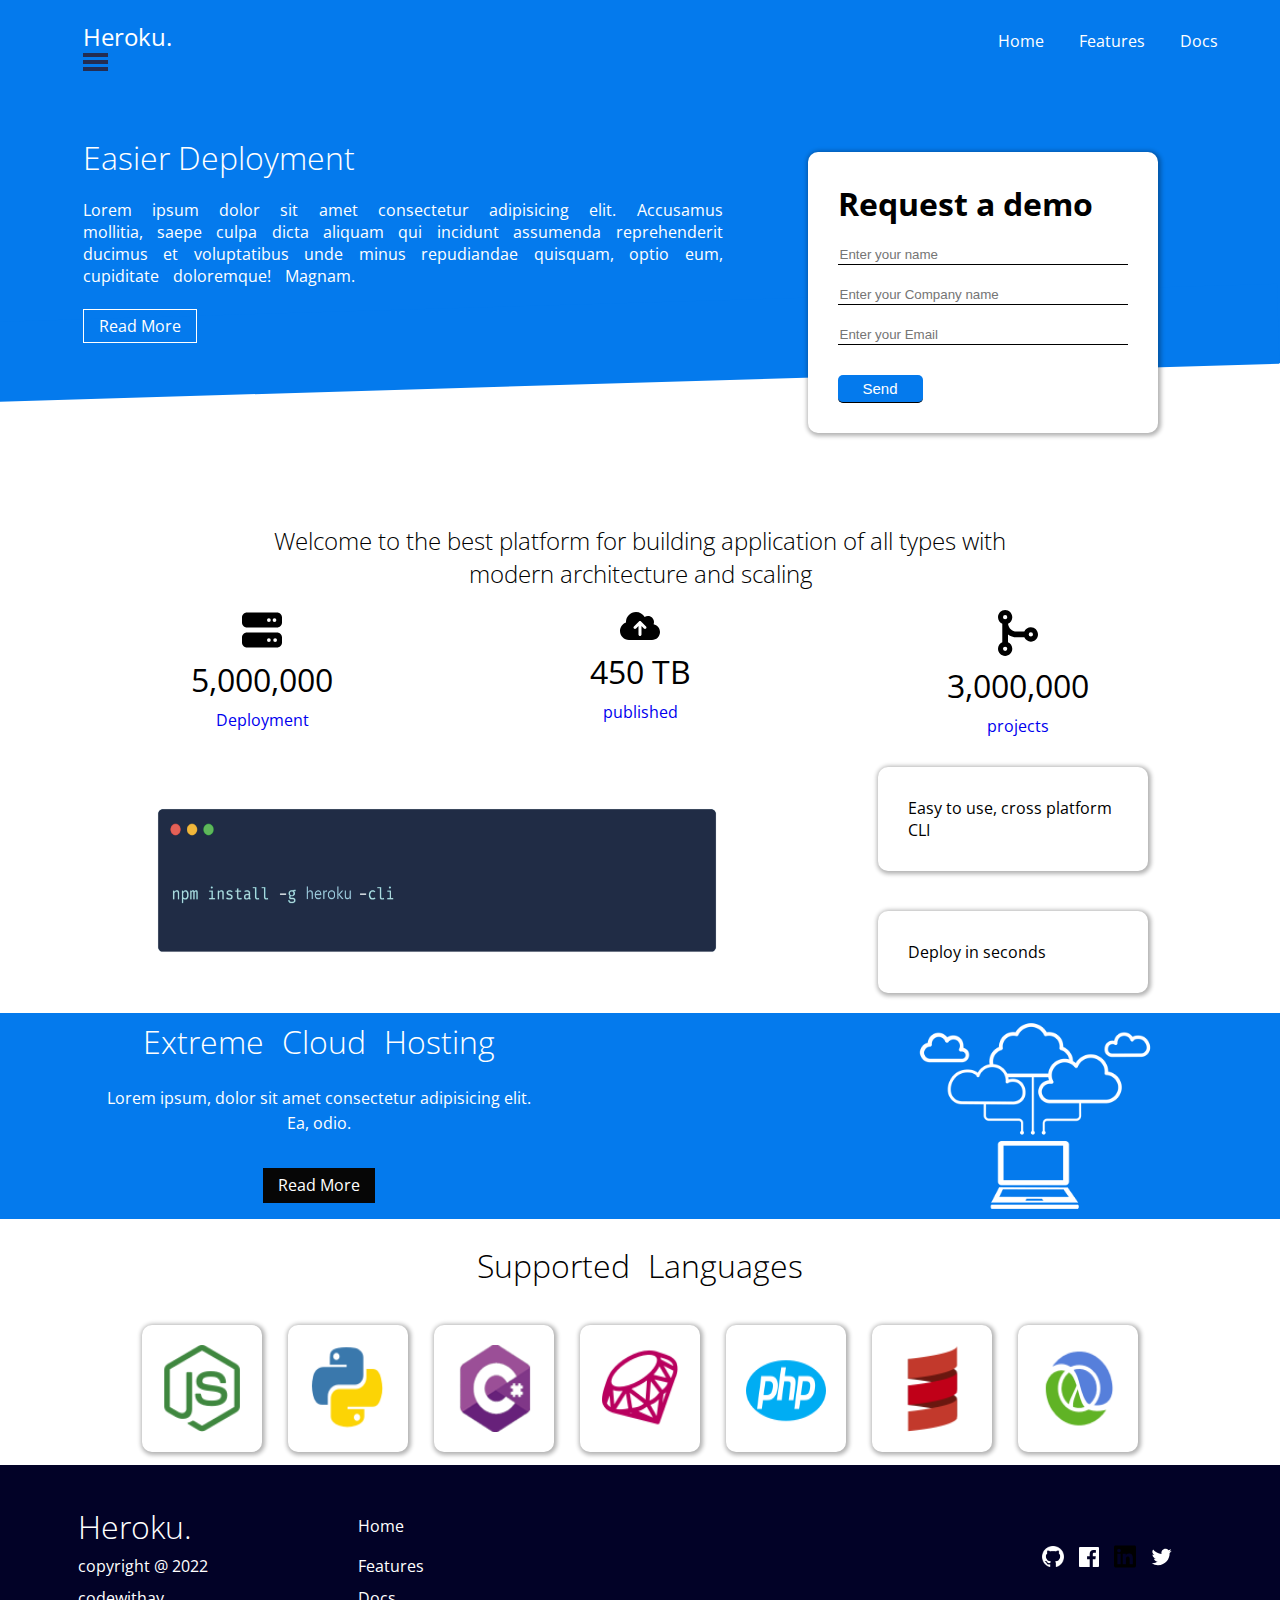
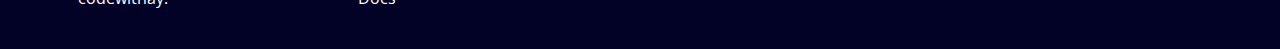
<file: index.html>
<!DOCTYPE html>
<html>

<head>
  <meta charset="utf-8" />
  <meta http-equiv="X-UA-Compatible" content="IE=edge" />
  <title>Heroku | Cloud Hosting for Everyone</title>
  <meta name="viewport" content="width=device-width, initial-scale=1" />
  <link rel="icon" href="./images/favicon.png" />
  <link rel="stylesheet" href="./index.css">
</head>

<body>
  <header>
    <nav class="index-nav">
      <div>
        <h2>Heroku.</h2>
        <img src="./assets/logos/icon-hamburger.svg">
      </div>
      <span>
        <h1 id="deploy">Easier Deployment</h1>
        <p>Lorem ipsum dolor sit amet consectetur adipisicing elit. Accusamus mollitia, saepe culpa dicta aliquam qui
          incidunt assumenda reprehenderit ducimus et voluptatibus unde minus repudiandae quisquam, optio eum,
          cupiditate
          doloremque! Magnam.</p><br>
        <a href="read-more" id="read-more">Read More</a>
      </span>
    </nav>
    <nav class="menu">
      <div class="menu-nav">
        <a href="Home">Home</a>
        <a href="Features">Features</a>
        <a href="Docs">Docs</a>
      </div>
      <div class="nav-form">
        <h1>Request a demo</h1>
        <form>
          <input type="text" placeholder="Enter your name">
          <input type="text" placeholder="Enter your Company name">
          <input type="text" placeholder="Enter your Email">
          <input type="Submit" value="Send">
        </form>
      </div>
    </nav>
  </header>
  <article></article>
  <main>
    <h2> Welcome to the best platform for building application of all types with modern architecture and scaling</h2>
    <div class="main-data">
      <span>
        <img src="./assets/logos/server-solid.svg">
        <h1>5,000,000</h1>
        <a href="deploy">Deployment</a>
      </span>
      <span>
        <img src="./assets/logos/cloud-arrow-up-solid.svg">
        <h1>450 TB</h1>
        <a href="publish">published</a>
      </span>
      <span>
        <img src="./assets/logos/code-merge-solid.svg">
        <h1>3,000,000</h1>
        <a href="project">projects</a>
      </span>
    </div>
    <div class="main-time">
      <img width="650" src="./assets/cli.png">
      <span>
        <p>Easy to use, cross platform CLI</p>
        <p>Deploy in seconds</p>
      </span>
    </div>
  </main>
  <footer class="cloud-footer">
    <div>
      <h1>Extreme Cloud Hosting</h1>
      <p>Lorem ipsum, dolor sit amet consectetur adipisicing elit. Ea, odio.</p>
      <a>Read More</a>
    </div>
    <img width="300" src="./assets/cloud.png">
  </footer>
  <aside>
    <h1>Supported Languages</h1>
    <div class="sources-logo">
      <img src="./assets/logos/node.png">
      <img src="./assets/logos/python.png">
      <img src="./assets/logos/csharp.png">
      <img src="./assets/logos/ruby.png">
      <img src="./assets/logos/php.png">
      <img src="./assets/logos/scala.png">
      <img src="./assets/logos/clojure.png">
    </div>
  </aside>
  <footer class="footer-menu">
    <nav class="footer-nav">
      <h1>Heroku.</h1>
      <p>Home</p>
      <p>copyright @ 2022</p>
      <p>Features</p>
      <p>codewithay.</p>
      <p>Docs</p>
    </nav>
    <div class="footer-logo">
      <img width="22" src="./assets/logos/github.512x497.png">
      <img src="./assets/logos/icon-facebook.svg">
      <img width="22" src="./assets/logos/linkedin (1).svg">
      <img src="./assets/logos/icon-twitter.svg">
    </div>
  </footer>
</body>

</html>
</file>
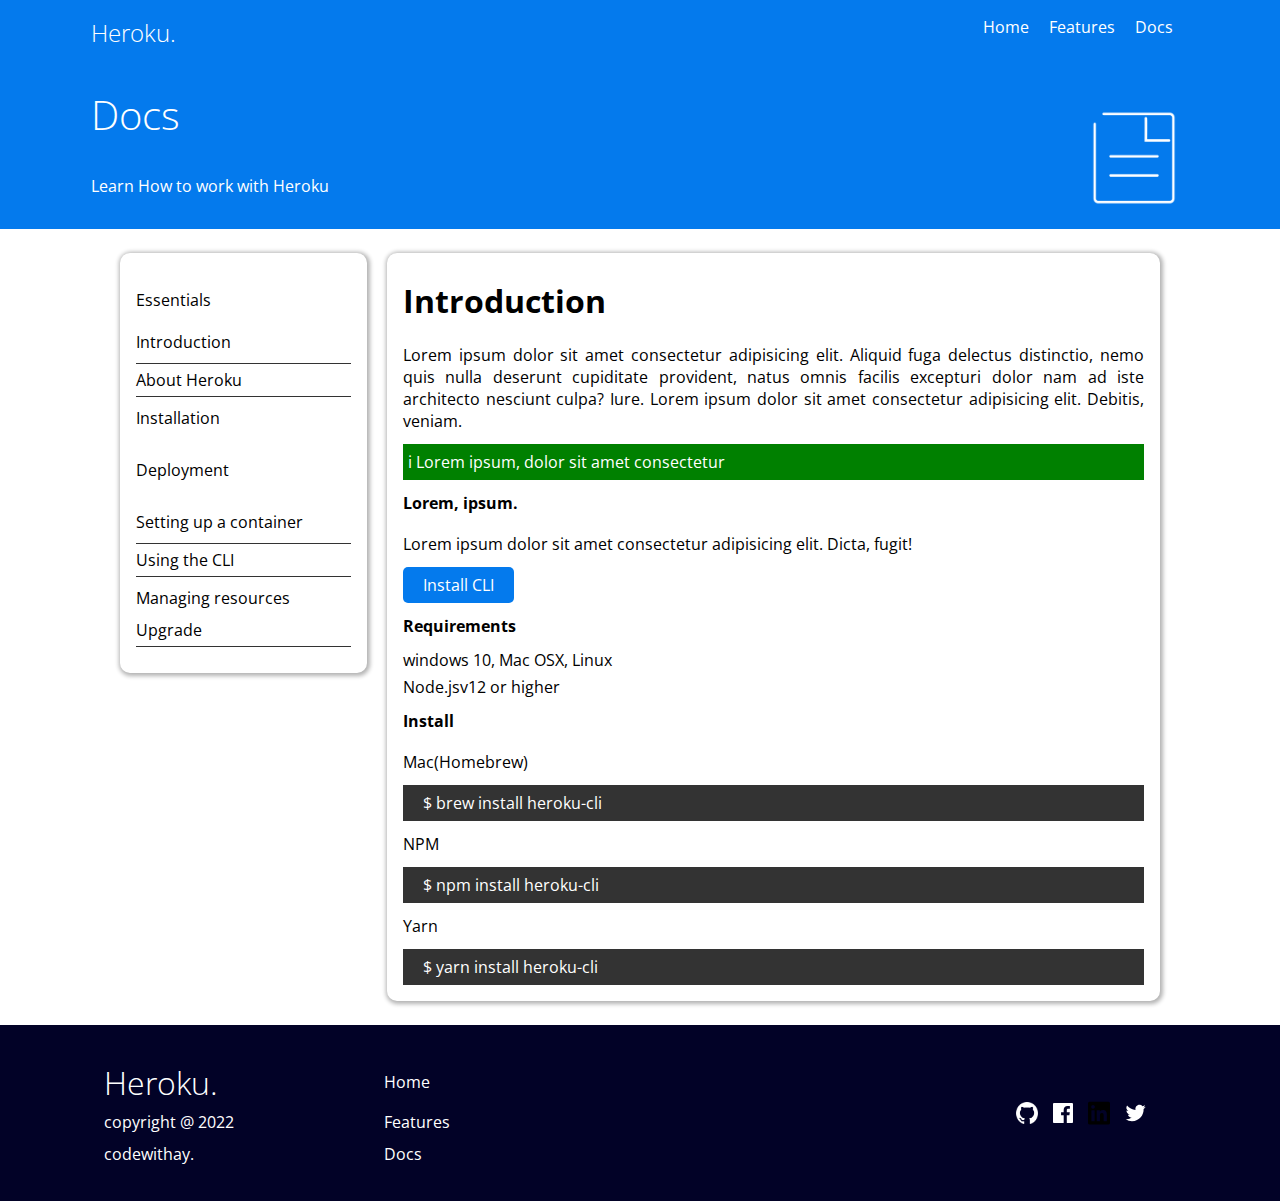
<file: docs.html>
<!DOCTYPE html>
<html lang="en">

<head>
  <meta charset="utf-8" />
  <meta http-equiv="X-UA-Compatible" content="IE=edge" />
  <title>Heroku | Docs</title>
  <meta name="viewport" content="width=device-width, initial-scale=1" />
  <link rel="stylesheet" href="./docs.css">
</head>

<body>
  <header class="doc-nav">
    <nav class="header-nav">
      <div class="title">
        <div>
        <h2>Heroku.</h2>
        <img src="./assets/logos/icon-hamburger.svg">
        </div>
        <h1>Docs</h1>
        <p>Learn How to work with Heroku</p>
      </div>
      <div class="header-icons">
        <span>
          <a href="home">Home</a>
          <a href="features">Features</a>
          <a href="docs">Docs</a>
        </span>
        <img src="./assets/docs.png">
      </div>
    </nav>
  </header>
  <section>
    <main class="service">
      <div>
        <p>Essentials</p>
        <p>Introduction</p>
        <p>About Heroku</p>
        <p>Installation</p>
        <p>Deployment</p>
        <p>Setting up a container</p>
        <p>Using the CLI</p>
        <p>Managing resources</p>
        <p>Upgrade</p>
      </div>
    </main>
    <aside class="features">
      <h1>Introduction</h1>
      <p>Lorem ipsum dolor sit amet consectetur adipisicing elit. Aliquid fuga delectus distinctio, nemo quis nulla
        deserunt cupiditate provident, natus omnis facilis excepturi dolor nam ad iste architecto nesciunt culpa? Iure.
        Lorem ipsum dolor sit amet consectetur adipisicing elit. Debitis, veniam.
      </p>
      <p class="green-text"><span>i Lorem ipsum, dolor sit amet consectetur</span></p>
      <p class="bold">Lorem, ipsum.</p>
      <p>Lorem ipsum dolor sit amet consectetur adipisicing elit. Dicta, fugit!</p>
      <p class="indent green"><span>Install CLI</span></p>
      <p class="bold">Requirements</p>
      <span>windows 10, Mac OSX, Linux</span>
      <span>Node.jsv12 or higher</span>
      <p class="bold">Install</p>
      <p>Mac(Homebrew)</p>
      <p class="indent black"><span>$ brew install heroku-cli</span></p>
      <p>NPM</p>
      <p class="indent black"><span>$ npm install heroku-cli</span></p>
      <p>Yarn</p>
      <p class="indent black"><span>$ yarn install heroku-cli</span></p>
    </aside>
  </section>
  <footer>
    <nav class="footer-nav">
      <h1>Heroku.</h1> 
      <p>Home</p>
      <p>copyright @ 2022</p>
      <p>Features</p>
      <p>codewithay.</p>
      <p>Docs</p>
    </nav>
    <div class="footer-logo">
      <img width="22" src="./assets/logos/github.512x497.png">
      <img src="./assets/logos/icon-facebook.svg">
      <img width="22" src="./assets/logos/linkedin (1).svg">
      <img src="./assets/logos/icon-twitter.svg">
    </div>
  </footer>

</body>

</html>
</file>
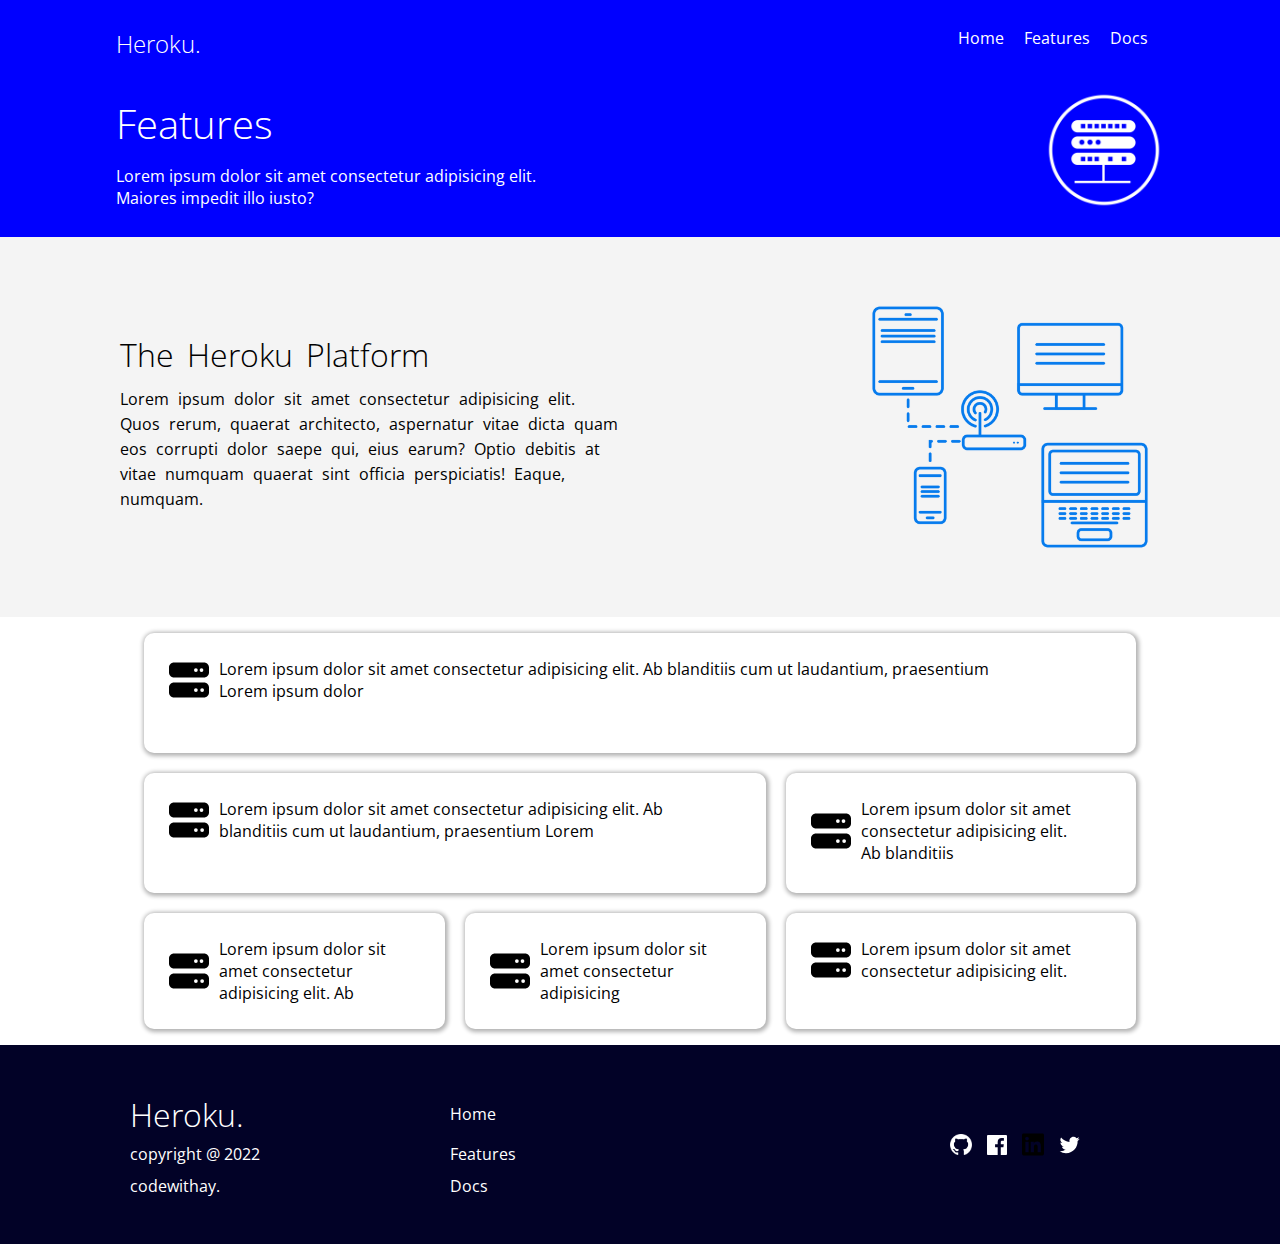
<file: features.html>
<!DOCTYPE html>
<html>

<head>
  <meta charset="utf-8" />
  <meta http-equiv="X-UA-Compatible" content="IE=edge" />
  <title>Heroku | Features</title>
  <meta name="viewport" content="width=device-width, initial-scale=1" />
  <link rel="stylesheet" href="./features.css">
</head>

<body>
  <header class="features-nav">
    <nav class="header-nav">
      <div class="name">
        <div>
          <h2>Heroku.</h2>
          <img src="./assets/logos/icon-hamburger.svg">
        </div>
        <h1>Features</h1>
        <p>Lorem ipsum dolor sit amet consectetur adipisicing elit. Maiores impedit illo iusto?</p>
      </div>
      <div class="header-icons">
        <span>
          <a href="home">Home</a>
          <a href="feature">Features</a>
          <a href="docs">Docs</a>
        </span>
        <img src="./assets/server.png">
      </div>
    </nav>
  </header>
  <main>
    <section class="top-section">
      <div>
        <span>
          <h1>The Heroku Platform</h1>
          <p>Lorem ipsum dolor sit amet consectetur adipisicing elit. Quos rerum, quaerat architecto, aspernatur vitae
            dicta quam eos corrupti dolor saepe qui, eius earum? Optio debitis at vitae numquam quaerat
            sint officia perspiciatis! Eaque, numquam.</p>
        </span>
        <img width="300" src="./assets/server2.png">
      </div>
    </section>
    <section class="bottom-section">
      <span>
        <div><img width="40" src="./assets/logos/server-solid.svg"> <a>Lorem ipsum dolor sit amet consectetur
            adipisicing elit. Ab blanditiis cum ut laudantium, praesentium Lorem ipsum dolor </a></div>
      </span>
      <span>
        <div><img width="40" src="./assets/logos/server-solid.svg"> <a>Lorem ipsum dolor sit amet consectetur
            adipisicing elit. Ab blanditiis cum ut laudantium, praesentium Lorem </a></div>
      </span>
      <span>
        <div><img width="40" src="./assets/logos/server-solid.svg"> <a>Lorem ipsum dolor sit amet consectetur
            adipisicing elit. Ab blanditiis </a></div>
      </span>
      <span>
        <div><img width="40" src="./assets/logos/server-solid.svg"> <a>Lorem ipsum dolor sit amet consectetur
            adipisicing elit. Ab </a></div>
      </span>
      <span>
        <div><img width="40" src="./assets/logos/server-solid.svg"> <a>Lorem ipsum dolor sit amet consectetur
            adipisicing </a></div>
      </span>
      <span>
        <div><img width="40" src="./assets/logos/server-solid.svg"> <a>Lorem ipsum dolor sit amet consectetur
            adipisicing elit. </a></div>
      </span>
    </section>
  </main>
  <footer>
    <nav class="footer-nav">
      <h1>Heroku.</h1>
      <p>Home</p>
      <p>copyright @ 2022</p>
      <p>Features</p>
      <p>codewithay.</p>
      <p>Docs</p>
    </nav>
    <div class="footer-logo">
      <img width="22" src="./assets/logos/github.512x497.png">
      <img src="./assets/logos/icon-facebook.svg">
      <img width="22" src="./assets/logos/linkedin (1).svg">
      <img src="./assets/logos/icon-twitter.svg">
    </div>
  </footer>
</body>

</html>
</file>
<file: index.css>
@import url('https://fonts.googleapis.com/css2?family=Be+Vietnam+Pro:wght@400;500;700&family=Open+Sans:wght@300;400;700&display=swap');


* {
    padding: 0;
    margin: 0;
    box-sizing: border-box;
}

body {
    font-family: 'Open Sans', sans-serif;
}

header {
    background-color: #047aed;
    color: white;
    display: flex;
    justify-content: space-around;
}

article {
    content: "";
    display: block;
    height: 80px;
    width: 100%;
    margin: -10px;
    background-color: #047aed;
    transform: rotate(-1.7deg) translate(10px, -50px);
}

.index-nav {
    display: flex;
    flex-direction: column;
    justify-content: space-between;
    margin: 20px;
    width: 50%;
    z-index: 2;
}

.index-nav h2,
.main-data h1 {
    font-weight: 400;
}

#deploy {
    margin-bottom: 20px;
    font-weight: 200;
}

#read-more {
    display: inline-block;
    padding: 5px 15px;
    border: 1px solid white;
    text-decoration: none;
    color: white;
    transition: all 1s;
}

#read-more:hover {
    transform: scale(1.5);
}

.index-nav p {
    text-align: justify;
    word-spacing: 10px;
    width: 100%;
}

.index-nav span {
    animation-name: slidein;
    animation-duration: 3s;
}

@keyframes slidein {
    from {
        transform: translateX(-500px);
    }

    to {
        transform: translateX(0);
    }
}

.menu {
    display: flex;
    flex-direction: column;
    align-items: flex-end;
}

.menu-nav {
    display: flex;
    justify-content: flex-end;
    column-gap: 35px;
    margin: 30px 0;
}

.menu-nav img {
    display: none;
}

.menu-nav a {
    text-decoration: none;
    color: white;
    transition-property: all;
}

.menu-nav a:hover {
    text-decoration: underline;
}

.nav-form {
    background-color: white;
    border-radius: 10px;
    box-shadow: 1px 1px 4px 2px rgba(0, 0, 0, 0.3);
    padding: 30px;
    width: 350px;
    transform: translate(-60px, 70px);
    animation-name: formin;
    animation-duration: 3s;
    transition: all 2s;
    z-index: 2;
}

.nav-form:hover {
    transform: scale(1.4) translateX(-20%);
}

@keyframes formin {
    from {
        transform: translateY(-500px);
    }

    to {
        transform: translate(-60px, 70px);
    }
}

.nav-form h1 {
    color: black;
}

form input {
    display: block;
    background-color: white;
    border: none;
    border-bottom: 1px solid black;
    padding: 2px;
    margin-top: 20px;
    width: 100%;
}



input[type="submit"] {
    background-color: #047aed;
    color: white;
    width: auto;
    font-size: 15px;
    margin-top: 30px;
    padding: 5px 25px;
    border-radius: 5px;
}

main {
    display: flex;
    flex-direction: column;
    justify-content: flex-end;
    align-items: center;
    height: 580px;
    row-gap: 20px;
    margin: 0 5px 10px 5px;
}

main h2 {
    width: 60%;
    text-align: center;
    font-weight: 300;
    animation-name: bringup;
    animation-duration: 3s;
}

.main-data,
.main-time {
    width: 100%;
    display: flex;
    justify-content: space-evenly;
}

.main-data {
    column-gap: 70px;
    animation-name: bringup;
    animation-duration: 3s;
}

@keyframes bringup {
    from {
        transform: translateY(500px);
    }

    to {
        transform: translateY(0);
    }
}

.main-time span {
    display: flex;
    flex-direction: column;
    justify-content: space-between;
    row-gap: 20px;
    width: 300px;
}

.main-data span {
    display: flex;
    flex-direction: column;
    align-items: center;
    row-gap: 8px;
}

.main-data a {
    text-decoration: none;
}

.main-data img {
    width: 40px;
}

.main-time p {
    width: 270px;
    margin: 10px;
    padding: 30px;
    border-radius: 10px;
    box-shadow: 1px 1px 4px 2px rgba(0, 0, 0, 0.3);
}

.cloud-footer {
    background-color: #047aed;
    display: flex;
    justify-content: space-around;
    column-gap: 12%;
    color: white;
}

.cloud-footer h1,
aside h1,
.footer-nav h1 {
    font-weight: 300;
    word-spacing: 10px;
}


.cloud-footer div {
    display: flex;
    flex-direction: column;
    justify-content: space-around;
    text-align: center;
    width: 35%;
    line-height: 25px;
}

.cloud-footer a {
    background-color: #060606;
    color: white;
    margin: 0 auto;
    width: 25%;
    padding: 5px;
}

aside {
    height: 100%;
    margin-top: 15px;
}

aside h1 {
    text-align: center;
    margin: 25px 0;
}

.sources-logo {
    height: 100%;
    display: flex;
    justify-content: center;
}

aside img {
    margin: 13px;
    padding: 20px;
    border-radius: 10px;
    box-shadow: 1px 1px 4px 2px rgba(0, 0, 0, 0.3);
    transition-property: all;
    transition-duration: 0.4s;
    height: auto;
    width: 120px;
}

aside img:hover {
    transform: translatey(-20px)
}

.footer-menu {
    background-color: rgb(2, 2, 39);
    display: flex;
    justify-content: space-around;
    column-gap: 35%;
    color: white;
}

.footer-nav {
    display: grid;
    grid-template-columns: repeat(2, 200px);
    column-gap: 20%;
    padding: 40px;

}

.footer-nav h1 {
    margin-bottom: 5px;
    padding-bottom: 2px;
}

.footer-nav p:nth-child(2),
.footer-nav p:nth-child(5),
.footer-nav p:nth-child(6) {
    margin-top: 10px;
}

.footer-logo {
    display: flex;
    width: 200px;
    align-items: center;
    column-gap: 15px;

}

/* .........................responsiveness..................... */

@media screen and (max-width: 600px) {

    header {
        flex-direction: column;
    }

    .index-nav div {
        display: flex;
        justify-content: space-between;
    }

    .index-nav img {
        height: 90%;
        align-self: center;
    }

    .menu-nav a {
        display: none;
    }

    .index-nav {
        row-gap: 15px;
        width: 100%;
        margin: 0;
        padding: 10px;
    }

    #read-more {
        padding: 5px 10px;
    }

    #read-more:hover {
        transform: scale(1.2);
    }

    .nav-form {
        align-self: center;
        padding: 30px;
        width: 350px;
        transform: translate(-1px, -50px);
        animation-duration: 1.5s;
    }

    @keyframes formin {

        from {
            transform: translateY(-500px);
        }

        to {
            transform: translate(-1px, -50px);
        }
    }

    .nav-form:hover {
        transform: scale(0.9) translateX(0);
    }

    article {
        transform: rotate(-3deg) translate(10px, -50px);
    }

    main {
        height: 100%;
        row-gap: 20px;
    }

    main h2 {
        width: 100%;
        margin: 5px 0;
        animation-duration: 5s;
    }

    .main-data,
    .main-time {
        flex-direction: column;
        row-gap: 40px;
    }

    .main-time img,
    .main-time p,
    .cloud-footer img {
        width: 100%;
    }

    .main-time span {
        width: 90%;
        margin: 0 10px;
    }

    .cloud-footer {
        flex-direction: column;
        row-gap: 12%;
    }

    .cloud-footer div {
        row-gap: 10px;
        width: 90%;
        margin: 20px;
        line-height: 30px;
    }

    .cloud-footer a {
        width: 40%;
        padding: 5px 10px;
    }

    .sources-logo {
        flex-wrap: wrap;
    }

    footer {
        flex-direction: column;
        justify-content: space-around;
        padding: 10px 0;
    }

    .footer-nav {
        grid-template-columns: repeat(2, 50%);
        column-gap: 20%;
        padding: 20px;
        margin: auto 0;
    }

    .footer-logo {
        justify-content: center;
        width: 100%;
        margin: 10px auto;
        column-gap: 25px;
    }
}
</file>
<file: docs.css>
@import url('https://fonts.googleapis.com/css2?family=Be+Vietnam+Pro:wght@400;500;700&family=Open+Sans:wght@300;400;700&display=swap');

* {
    margin: 0;
    padding: 0;
    box-sizing: border-box;
}

body {
    font-family: 'Open Sans', sans-serif;
}

header {
    background-color: #047aed;
}

.header-nav,
footer {
    display: flex;
    justify-content: space-around;
    color: white;
    column-gap: 30%;
    padding: 1rem;
}

.title {
    display: grid;
    grid-template-rows: repeat(3, 1fr);
    row-gap: 1rem;
    margin-right: 70px;
}

.title p {
    align-self: center;
}

.title h2 {
    font-weight: 200;
}

.title h1 {
    font-weight: 100;
    font-size: 40px;
}

.title img {
    display: none;
}

.header-icons {
    display: grid;
    margin-left: 60px;
}

.header-icons span {
    word-spacing: 1rem;
    margin-right: 1rem;
}

.header-icons a {
    text-decoration: none;
    color: white;
    transition-property: all;
}

.header-icons a:hover {
    text-decoration: underline;
}

.header-icons img {
    align-self: flex-end;
    justify-self: flex-end;
    height: 110px;
}

section {
    display: flex;
    justify-content: space-between;
    margin: 1.5rem 7.5rem;
    column-gap: 20px;
}

.service {
    background-color: white;
    display: grid;
    align-self: flex-start;
    row-gap: 10px;
    width: 37%;
    padding: 1rem;
    border-radius: 10px;
    box-shadow: 1px 1px 4px 2px rgba(0, 0, 0, 0.3);
}

.service p {
    margin: 10px auto;
}

.service p:nth-child(1) {
    padding: 10px 0;
}

.service p:nth-child(5) {
    padding: 20px 0;
}


.service p:nth-child(3),
.service p:nth-child(7) {
    border-top: 1px solid #333;
    border-bottom: 1px solid #333;
    padding: 5px 0;
}

.service p:nth-child(9) {
    border-bottom: 1px solid #333;
    padding-bottom: 5px;
}

.features {
    background-color: white;
    display: grid;
    row-gap: 5px;
    width: 120%;
    padding: 1rem;
    border-radius: 10px;
    box-shadow: 1px 1px 4px 2px rgba(0, 0, 0, 0.3);
}

.features h1 {
    padding: 10px 0;
}

.features p {
    text-align: justify;
    padding: 7px 0;
}

.green-text,
.green-text span {
    background-color: green;
    padding-left: 5px;
    color: white;
}

.green {
    background-color: #047aed;
    width: 15%;
    text-align: start;
    border-radius: 5px;
}

.black {
    background-color: #333;
}

.bold {
    font-weight: bold;
}

.indent,
.indent span {
    color: white;
    padding-left: 20px;
}

footer {
    background-color: rgb(2, 2, 39);
}

.footer-nav {
    display: grid;
    grid-template-columns: repeat(2, 200px);
    column-gap: 20%;
    padding: 20px;
    margin: 0 20px;
}

.footer-nav h1 {
    margin-bottom: 5px;
    padding-bottom: 2px;
    font-weight: 300;
}

.footer-nav p:nth-child(2),
.footer-nav p:nth-child(5),
.footer-nav p:nth-child(6) {
    margin-top: 10px;
}


.footer-logo {
    display: flex;
    width: 200px;
    align-items: center;
    column-gap: 15px;
}

/* .................Responsiveness................. */

@media screen and (max-width: 600px) {

    .header-nav {
        flex-direction: column;
        padding: 0;
    }

    .title {
        grid-template-rows: 20px;
        text-align: center;
        width: 100%;
        padding: 10px;
        row-gap: 10px;
    }

    .title h2 {
        font-weight: 200;
    }

    .title img { 
        display: block;
        height: 80%;
        align-self: flex-end;
    }

    .title div { 
        display: flex;
        justify-content: space-between;
        height: 30px;
    }

    .header-icons img {
        position: relative;
        justify-self: flex-start;
        height: 100px;
        margin: 10px auto;
        right: 28px;
    }

    .header-icons span {
        display: none;
    }

    section {
        flex-direction: column;
        width: 100%;
        margin: 10px auto;
    }

    .service {
        align-self: flex-start;
        row-gap: 5px;
        width: 100%;
        margin: 10px auto;
    }

    .features {
        width: 100%;
    }

    .green {
        width: 40%;
    }

    footer {
        flex-direction: column;
        justify-content: space-around;
        padding: 10px 0;
    }

    .footer-nav {
        grid-template-columns: repeat(2, 50%);
        column-gap: 20%;
        padding: 20px;
        margin: auto 0;
    }

    .footer-logo {
        justify-content: center;
        width: 100%;
        margin: 10px auto;
        column-gap: 25px;
    }

}




/* .index-nav div {
    display: flex;
    justify-content: space-between;
}

.index-nav img {
    height: 90%;
    align-self: center;
} */
</file>
<file: features.css>
@import url('https://fonts.googleapis.com/css2?family=Be+Vietnam+Pro:wght@400;500;700&family=Open+Sans:wght@300;400;700&display=swap');

* {
    margin: 0;
    padding: 0;
    box-sizing: border-box;
}

body {
    font-family: 'Open Sans', sans-serif;
}

header {
    background-color: blue;
}

.header-nav,
footer {
    display: flex;
    justify-content: space-around;
    color: white;
    column-gap: 16%;
    padding: 1.7rem 1.2rem;
}

.name {
    display: grid;
    grid-template-rows: repeat(3, 45px);
    width: 450px;
    row-gap: 1.5rem;
    animation-name: slidein;
    animation-duration: 1s;
}

@keyframes slidein {
    from {
        transform: translateX(-500px);
    }

    to {
        transform: translateX(0);
    }
}


.name h2,
.name h1,
.top-section h1,
.footer-nav h1 {
    font-weight: 200;

}

.name img {
    display: none;
}


.name h1 {
    font-size: 40px;
}

.header-icons {
    display: grid;
}

.header-icons span {
    word-spacing: 1rem;
    margin-right: 1rem;
}

.header-icons a {
    text-decoration: none;
    color: white;
    transition-property: all;
}

.header-icons a:hover {
    text-decoration: underline;
}

.header-icons img {
    align-self: flex-end;
    justify-self: flex-end;
    height: 120px;
}

.top-section {
    background-color: rgba(143, 143, 143, 0.1);
    padding: 10px;
}

.top-section div {
    display: flex;
    justify-content: space-around;
    column-gap: 20px;
    margin: 30px 0;
}

.top-section span {
    display: flex;
    flex-direction: column;
    justify-content: center;
    row-gap: 20px;
    width: 500px;
    line-height: 25px;
    word-spacing: 5px;
}

.bottom-section {
    display: grid;
    grid-template-columns: repeat(2, 1fr);
    grid-template-rows: repeat(2, 120px);
    grid-auto-columns: minmax(auto, 350px);
    gap: 20px;
    margin: 1rem 9rem;
}

.bottom-section span {
    padding: 25px;
    box-shadow: 1px 1px 4px 2px rgba(0, 0, 0, 0.3);
    border-radius: 10px;
}

.bottom-section div {
    display: flex;
    column-gap: 10px;
    width: 90%;
}

.bottom-section span:nth-child(1) {
    grid-column: 1/ span3;
}

.bottom-section span:nth-child(2) {
    grid-column: 1/ span 2;
}

footer {
    background-color: rgb(2, 2, 39);
}

.footer-nav {
    display: grid;
    grid-template-columns: repeat(2, 200px);
    column-gap: 30%;
    padding: 20px 0;

}

.footer-nav h1 {
    margin-bottom: 5px;
    padding-bottom: 2px;
}

.footer-nav p:nth-child(2),
.footer-nav p:nth-child(5),
.footer-nav p:nth-child(6) {
    margin-top: 10px;
}


.footer-logo {
    display: flex;
    width: 200px;
    align-items: center;
    column-gap: 15px;
}

/* .................responsiveness.............. */

@media screen and (max-width: 600px) {

    .header-nav {
        flex-direction: column;
        padding: 0;
    }

    .name {
        grid-template-rows: 20px;
        text-align: center;
        width: 100%;
        padding: 10px;
        row-gap: 0;
    }

    .name h2 {
        justify-self: flex-start;
        align-self: flex-start;
    }

    .name img { 
        display: block;
        height: 80%;
        align-self: flex-end;
    }

    .name div { 
        display: flex;
        justify-content: space-between;
        height: 30px;
    }

    .header-icons img {
        position: relative;
        justify-self: flex-start;
        height: 100px;
        margin: 10px auto;
    }

    .header-icons span {
        display: none;
    }

    .top-section div {
        flex-direction: column;
        margin: 20px 0;
    }

    .top-section span {
        width: 100%;
        word-spacing: 2px;
        text-align: justify;
    }

    .top-section img{ width: 100%;}

    .bottom-section {
        display: grid;
        grid-template-columns: 100%;
        grid-template-rows: 170px;
        grid-auto-columns: auto;
        gap: 20px;
        margin: 10px;
    }

    .bottom-section div {
        text-align: justify;
        width: 100%;
    }

    .bottom-section span:nth-child(1) {
        grid-column: 1/ span 1;
    }

    .bottom-section span:nth-child(2) {
        grid-column: 1/ span 1;
    }

    footer {
        flex-direction: column;
        justify-content: space-around;
        padding: 10px;
    }

    .footer-nav {
        grid-template-columns: repeat(2, 50%);
        column-gap: 20%;
        padding: 20px;
        margin: auto 0;
    }

    .footer-logo {
        justify-content: center;
        width: 100%;
        margin: 10px auto;
        column-gap: 25px;
    }


}
</file>
